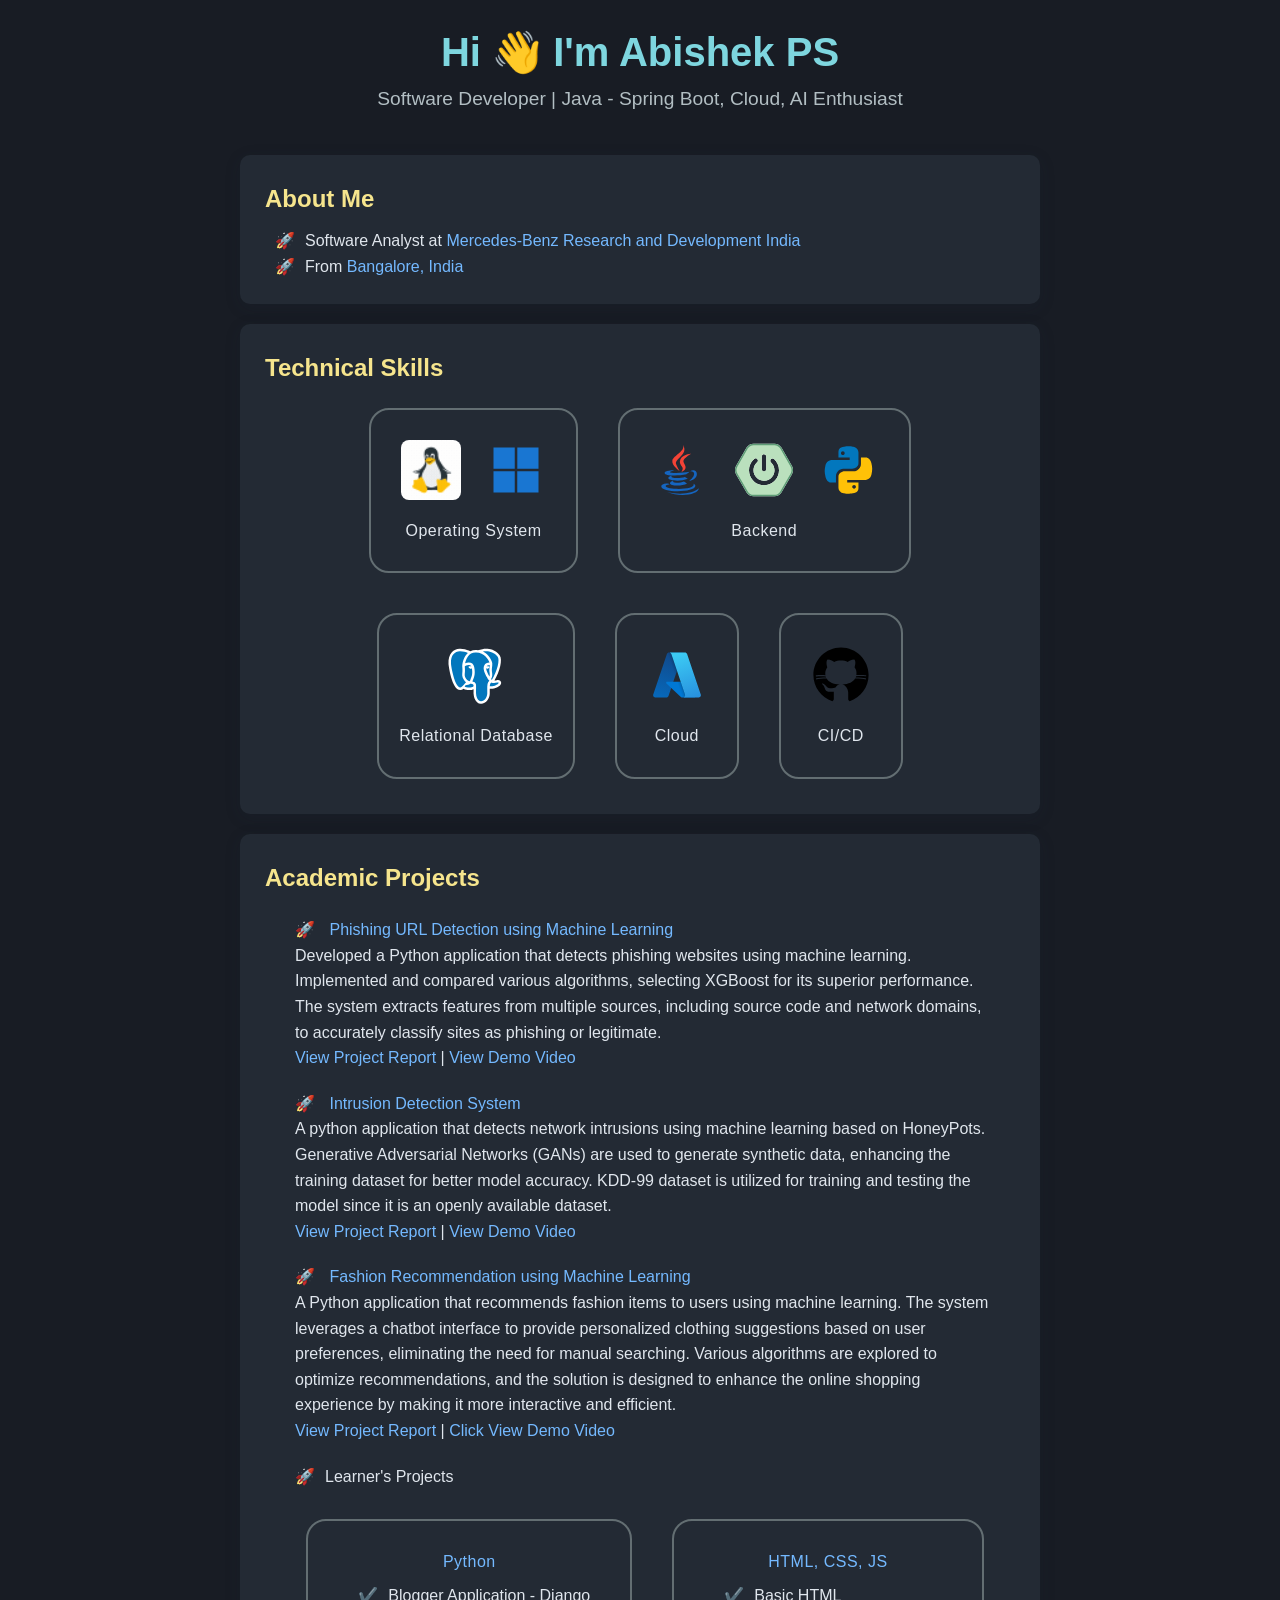
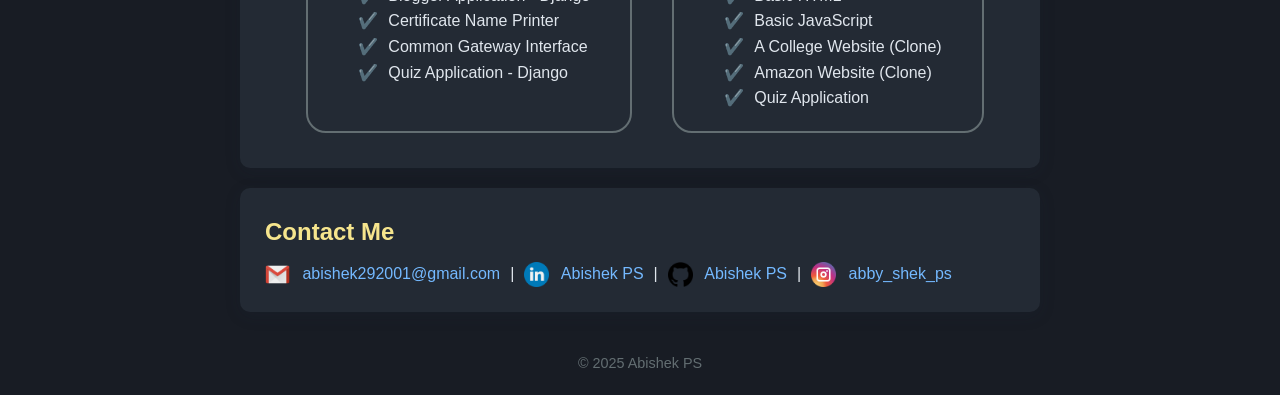
<file: index.html>
<!DOCTYPE html>
<html lang="en">

<head>
	<meta charset="UTF-8" />
	<meta name="viewport" content="width=device-width, initial-scale=1.0" />
	<title>Abishek | Software Developer</title>
	<link rel="stylesheet" href="./css/styles.css" />
</head>

<body>

	<header>
		<h1>Hi 👋 I'm Abishek PS</h1>
		<p>Software Developer | Java - Spring Boot, Cloud, AI Enthusiast</p>
	</header>

	<section class="about">
		<h2>About Me</h2>
		<p>
			<ul class="bulltes">
				<li>Software Analyst at <a href="https://www.mbrdi.co.in/" target="_blank">Mercedes-Benz Research and Development India</a></li>
				<li>From <a href="https://maps.app.goo.gl/zx8NPSA3ckAKfrfv7" target="_blank">Bangalore, India</a></li>
			</ul>
		</p>
	</section>

	<section class="skills">
		<h2>Technical Skills</h2>
		<div class="skill-container">
			<div class="skills-field">
				<div class="skill-icon">
					<img src="assets/logos/linux.gif" alt="Linux" title="Linux" />
					<img src="assets/logos/windows.svg" alt="Windows" title="Windows" />
				</div>
				<div class="skill-caption">Operating System</div>
			</div>
			<div class="skills-field">
				<div class="skill-icon">
					<img src="assets/logos/java.svg" alt="Java" title="Java" />
					<img src="assets/logos/springbooot.svg" alt="Spring Boot" title="Spring Boot" />
					<img src="assets/logos/python.svg" alt="Python" title="Python" />
				</div>
				<div class="skill-caption">Backend</div>
			</div>
			<div class="skills-field">
				<div class="skill-icon">
					<img src="assets/logos/postgresql.svg" alt="Postgre SQL" title="Postgre SQL" />
				</div>
				<div class="skill-caption">Relational Database</div>
			</div>
			<div class="skills-field">
				<div class="skill-icon">
					<img src="assets/logos/azure.svg" alt="Azure" title="Azure" />
				</div>
				<div class="skill-caption">Cloud</div>
			</div>
			<div class="skills-field">
				<div class="skill-icon">
					<img src="assets/logos/github.svg" alt="Github Actions" title="Github Actions" />
				</div>
				<div class="skill-caption">CI/CD</div>
			</div>
		</div>
	</section>

	<section class="projects">
		<h2>Academic Projects</h2>
		<div class="projects-list">
			<ul class="bulltes">
				<li>
					<a href="https://github.com/a2bshek/PhishingURLDetection" target="_blank">Phishing URL Detection using Machine Learning</a>
					<p>
						Developed a Python application that detects phishing websites using machine learning.
						Implemented and compared various algorithms, selecting XGBoost for its superior performance.
						The system extracts features from multiple sources, including source code and network domains,
						to accurately classify sites as phishing or legitimate.
					</p>
					<p>
						<a href="https://github.com/a2bshek/PhishingURLDetection/blob/main/Report.pdf" target="_blank">View Project Report</a> |
						<a href="https://drive.google.com/file/d/1BKAnWlC85JiC_gxzHKaDoGjY8PcQy3mh/view?usp=drive_link" target="_blank">View Demo Video</a>
					</p>
				</li>
				
				<li>
					<a href="https://github.com/a2bshek/IntrusionDetectionSystem" target="_blank">Intrusion Detection System</a>
					<p>
						A python application that detects network intrusions using machine learning based on HoneyPots.
						Generative Adversarial Networks (GANs) are used to generate synthetic data, enhancing the training dataset
						for better model accuracy. KDD-99 dataset is utilized for training and testing the model since it is an
						openly available dataset.
					</p>
					<p>
						<a href="https://github.com/a2bshek/IntrusionDetectionSystem/blob/main/AUReport-Doc.pdf" target="_blank">View Project Report</a> |
						<a href="https://drive.google.com/file/d/1xsE-fjYKXnjKnzmkUndthRN1_aafAyBu/view?usp=drive_link" target="_blank">View Demo Video</a>
					</p>
				</li>

				<li>
					<a href="https://github.com/a2bshek/FashionRecommend" target="_blank">Fashion Recommendation using Machine Learning</a>
					<p>
						A Python application that recommends fashion items to users using machine learning. The system leverages 
						a chatbot interface to provide personalized clothing suggestions based on user preferences, eliminating 
						the need for manual searching. Various algorithms are explored to optimize recommendations, and the 
						solution is designed to enhance the online shopping experience by making it more interactive and efficient.
					</p>
					<p>
						<a href="https://github.com/a2bshek/FashionRecommend/blob/main/Project%20Report.pdf" target="_blank">View Project Report</a> |
						<a href="https://drive.google.com/file/d/1lDoBSLsHTNeUO44dwWyhBWUUPq3ggrjB/view?usp=drive_link" target="_blank">Click View Demo Video</a>
					</p>
				</li>

				<li>Learner's Projects</li>
				<div class="skill-container">
					<div class="skills-field">
						<div class="skill-caption">
							<a href="https://github.com/a2bshek/PythonPlayground" target="_blank">Python</a>
						</div>
						<ul class="default">
							<li>Blogger Application - Django</li>
							<li>Certificate Name Printer</li>
							<li>Common Gateway Interface</li>
							<li>Quiz Application - Django</li>
						</ul>
					</div>
					<div class="skills-field">
						<div class="skill-caption">
							<a href="https://github.com/a2bshek/WebTech" target="_blank">HTML, CSS, JS</a>
						</div>
						<ul class="default">
							<li>Basic HTML</li>
							<li>Basic JavaScript</li>
							<li>A College Website (Clone)</li>
							<li>Amazon Website (Clone)</li>
							<li>Quiz Application</li>
						</ul>
					</div>
				</div>

			</ul>
		</div>
	</section>

	<section class="contact">
		<h2>Contact Me</h2>
		<div class="contact-container">
			<a href="mailto:abishek292001@gmail.com" target="_blank">
				<img src="assets/logos/gmail.ico" alt="Email" title="Email">
				abishek292001@gmail.com
			</a> |
			<a href="https://www.linkedin.com/in/abishek-ps-980902192/" target="_blank">
				<img src="assets/logos/linkedin.ico" alt="Linkedin" title="Linkedin"> 
				Abishek PS
			</a> |
			<a href="https://github.com/a2bshek" target="_blank">
				<img src="assets/logos/git.ico" alt="Github" title="Github"> 
				Abishek PS
			</a> |
			<a href="https://www.instagram.com/a2bshek/" target="_blank">
				<img src="assets/logos/insta.ico" alt="Instagram" title="Instagram"> 
				abby_shek_ps
			</a>
		</div>
	</section>
		
		<footer>
			<p>&copy; 2025 Abishek PS</p>
	</footer>

	<script src="./js/main.js"></script>
</body>

</html>
</file>
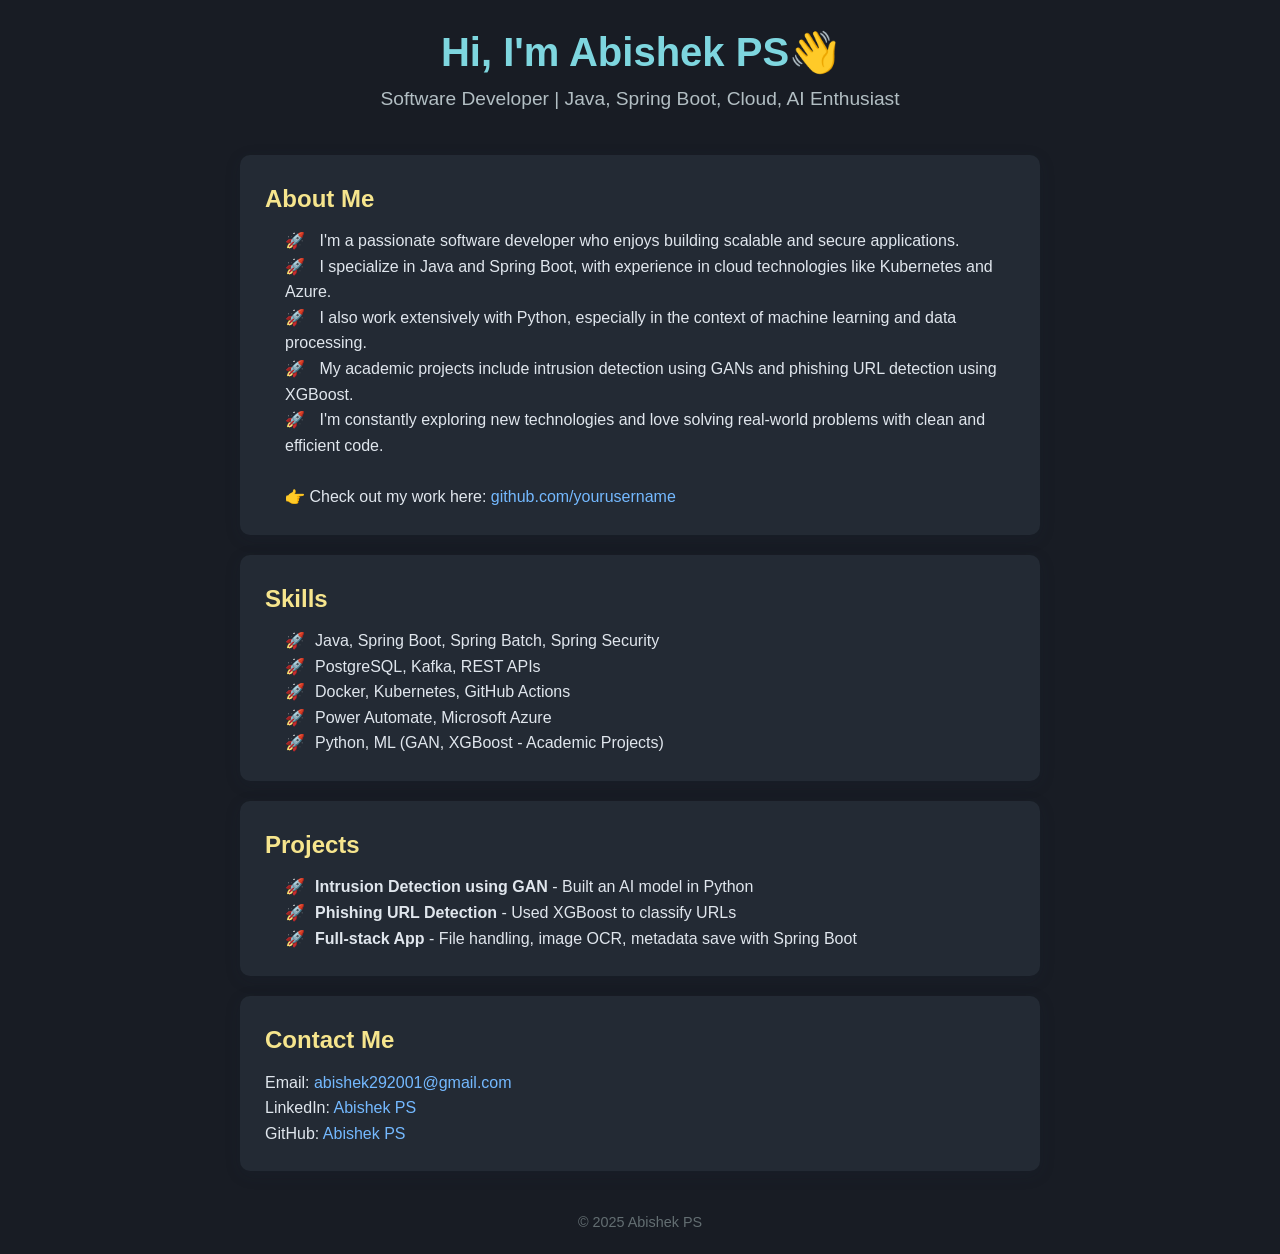
<file: src/index.html>
<!DOCTYPE html>
<html lang="en">

<head>
	<meta charset="UTF-8" />
	<meta name="viewport" content="width=device-width, initial-scale=1.0" />
	<title>Abishek | Software Developer</title>
	<link rel="stylesheet" href="./css/styles.css" />
</head>

<body>

	<header>
		<h1>Hi, I'm Abishek PS👋</h1>
		<p>Software Developer | Java, Spring Boot, Cloud, AI Enthusiast</p>
	</header>

	<section class="about">
		<h2>About Me</h2>
		<p>
			<ul>
				<li>
					I'm a passionate software developer who enjoys building scalable and secure applications.
				</li>
				<li>
					I specialize in Java and Spring Boot, with experience in cloud technologies like Kubernetes and Azure.				
				</li>
				<li>
					I also work extensively with Python, especially in the context of machine learning and data processing.
				</li>
				<li>
					My academic projects include intrusion detection using GANs and phishing URL detection using XGBoost.
				</li>
				<li>
					I'm constantly exploring new technologies and love solving real-world problems with clean and efficient code.
				</li>
				<br>
				👉 Check out my work here:
				<a href="https://github.com/yourusername" target="_blank">github.com/yourusername</a>
			</ul>
		</p>
	</section>

	<section class="skills">
		<h2>Skills</h2>
		<ul>
			<li>Java, Spring Boot, Spring Batch, Spring Security</li>
			<li>PostgreSQL, Kafka, REST APIs</li>
			<li>Docker, Kubernetes, GitHub Actions</li>
			<li>Power Automate, Microsoft Azure</li>
			<li>Python, ML (GAN, XGBoost - Academic Projects)</li>
		</ul>
	</section>

	<section class="projects">
		<h2>Projects</h2>
		<ul>
			<li><strong>Intrusion Detection using GAN</strong> - Built an AI model in Python</li>
			<li><strong>Phishing URL Detection</strong> - Used XGBoost to classify URLs</li>
			<li><strong>Full-stack App</strong> - File handling, image OCR, metadata save with Spring Boot</li>
		</ul>
	</section>

	<section class="contact">
		<h2>Contact Me</h2>
		<p>Email: <a href="mailto:abishek292001@gmail.com">abishek292001@gmail.com</a></p>
		<p>LinkedIn: <a href="https://www.linkedin.com/in/abishek-ps-980902192/" target="_blank">Abishek PS</a></p>
		<p>GitHub: <a href="https://github.com/a2bshek" target="_blank">Abishek PS</a></p>
	</section>

	<footer>
		<p>&copy; 2025 Abishek PS</p>
	</footer>

	<script src="./js/main.js"></script>
</body>

</html>
</file>
<file: css/styles.css>
* {
  margin: 0;
  padding: 0;
  box-sizing: border-box;
}

body {
  font-family: 'Segoe UI', sans-serif;
  background: #181c24;
  color: #e0e6ed;
  line-height: 1.6;
  padding: 20px;
}

header {
  text-align: center;
  margin-bottom: 40px;
}

header h1 {
  font-size: 2.5rem;
  color: #7ed6df;
}

header p {
  font-size: 1.2rem;
  color: #b2bec3;
}

section {
  max-width: 800px;
  margin: 20px auto;
  background: #232a34;
  padding: 25px;
  border-radius: 10px;
  box-shadow: 0 4px 16px rgba(30,40,60,0.15);
}

h2 {
  color: #f6e58d;
  margin-bottom: 10px;
}

ul {
  list-style: none;
  padding-left: 10px;
}

.bulltes li::before {
  content: "🚀";
  margin-right: 10px;
}

a {
  color: #74b9ff;
  text-decoration: none;
  cursor:alias;
}

a:hover {
  text-decoration: underline;
  color: #ffeaa7;
}

footer {
  text-align: center;
  margin-top: 40px;
  font-size: 0.9rem;
  color: #636e72;
}

.skill-container {
  display: flex;
  flex-wrap: wrap;
  justify-content: center;
  gap: 20px;
}

.skills-field {
  display: flex;
  flex-direction: column;
  align-items: center;
  border: #636e72 2px solid;
  border-radius: 20px;
  width: auto;
  padding: 20px;
  margin: 10px;
  background: #232a34;
}

.skill-icon img {
  margin: 10px 10px 10px 10px;
  vertical-align: middle;
  transition: transform 0.2s, box-shadow 0.2s;
  cursor: pointer;
  border-radius: 8px;
  height: 60px;
  width: 60px;
}
.skill-icon img:hover {
  transform: scale(1.15);
  box-shadow: 0 4px 16px rgba(0,0,0,0.15);
}
.skill-caption {
  margin-top: 8px;
  margin-bottom: 8px;
  font-size: 1rem;
  color: #e0e6ed;
  text-align: center;
  font-weight: 500;
  letter-spacing: 0.5px;
}

.contact img {
  height: 25px;
  width: 25px;
  vertical-align: middle;
  margin-right: 8px;
}

.projects li {
  margin: 20px;
}

.contact-container {
  display: flex;
  flex-direction: row;
  align-items: justify;
  gap: 10px;
}

.contact a {
  color: #74b9ff;
  text-decoration: none;
}

.default li {
  margin-top: 0;
  margin-bottom: 0;
}
.default li::before {
  content: "✔️";
  margin-right: 10px;
}
</file>
<file: src/css/styles.css>
* {
  margin: 0;
  padding: 0;
  box-sizing: border-box;
}

body {
  font-family: 'Segoe UI', sans-serif;
  background: #181c24;
  color: #e0e6ed;
  line-height: 1.6;
  padding: 20px;
}

header {
  text-align: center;
  margin-bottom: 40px;
}

header h1 {
  font-size: 2.5rem;
  color: #7ed6df;
}

header p {
  font-size: 1.2rem;
  color: #b2bec3;
}

section {
  max-width: 800px;
  margin: 20px auto;
  background: #232a34;
  padding: 25px;
  border-radius: 10px;
  box-shadow: 0 4px 16px rgba(30,40,60,0.15);
}

h2 {
  color: #f6e58d;
  margin-bottom: 10px;
}

ul {
  list-style: none;
  padding-left: 20px;
}

ul li::before {
  content: "🚀";
  margin-right: 10px;
}

a {
  color: #74b9ff;
  text-decoration: none;
}

a:hover {
  text-decoration: underline;
  color: #ffeaa7;
}

footer {
  text-align: center;
  margin-top: 40px;
  font-size: 0.9rem;
  color: #636e72;
}
</file>
